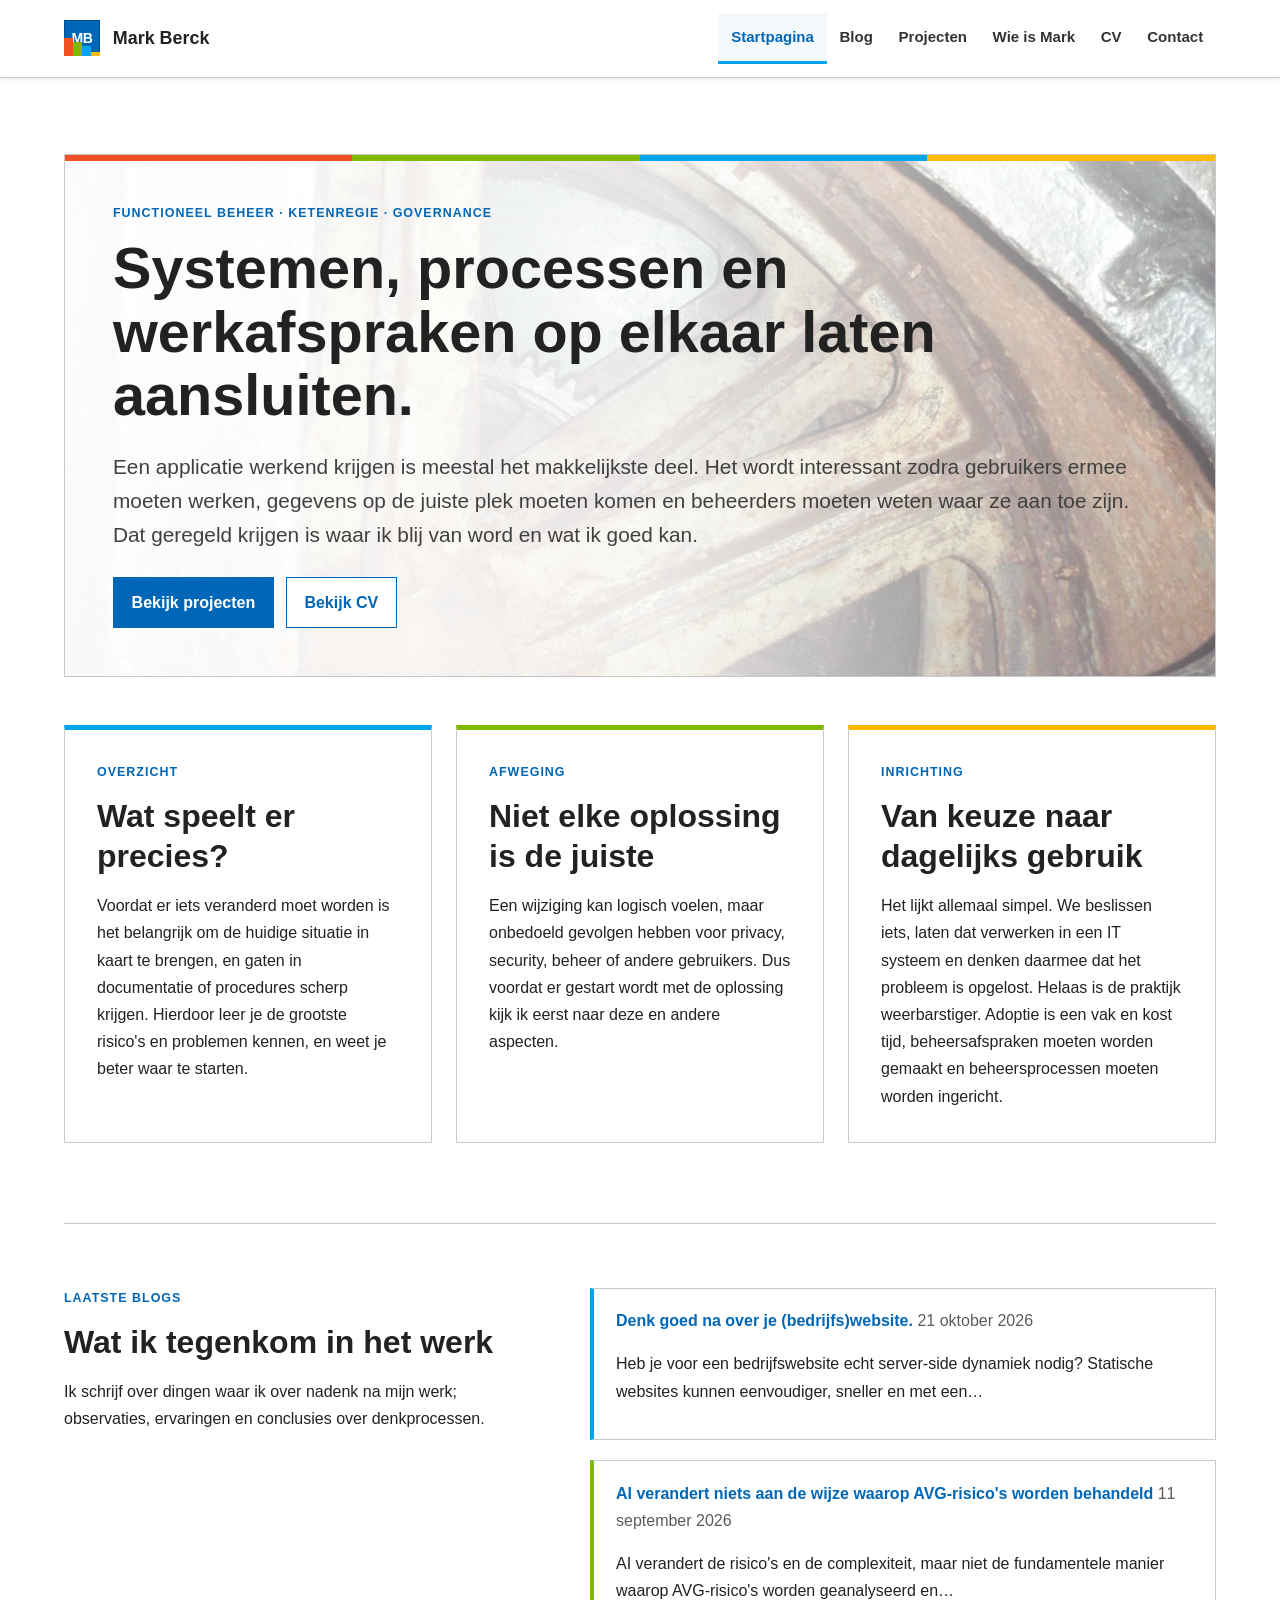
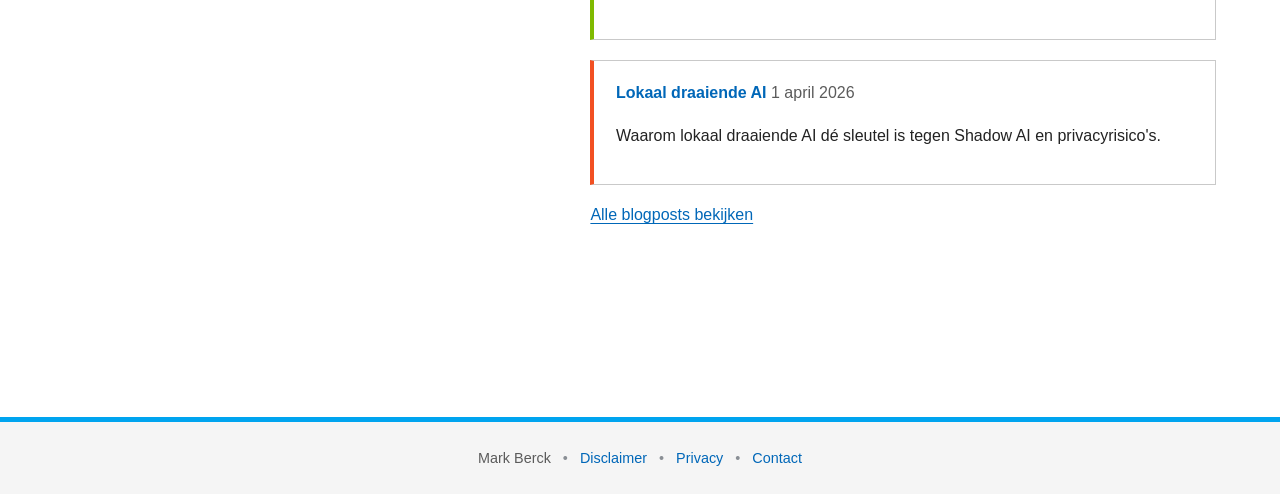
<file: index.html>
<!doctype html>
<html lang="nl">
<head>
  <meta charset="utf-8">
  <meta name="viewport" content="width=device-width, initial-scale=1">
  <title>Mark Berck | Complexiteit werkbaar maken</title>
  <meta name="description" content="Professionele persoonlijke website van Mark Berck over functioneel beheer, ketenregie, DPIA, AI-governance en projecten.">
  <link rel="icon" href="/images/logo.svg?v=1" type="image/svg+xml">
  <link rel="canonical" href="https://markberck.nl/">
  <meta property="og:type" content="website">
  <meta property="og:site_name" content="Mark Berck">
  <meta property="og:title" content="Mark Berck | Complexiteit werkbaar maken">
  <meta property="og:description" content="Professionele persoonlijke website van Mark Berck over functioneel beheer, ketenregie, DPIA, AI-governance en projecten.">
  <meta property="og:url" content="https://markberck.nl/">
  <script type="application/ld+json">
    {
      "@context": "https://schema.org",
      "@type": "Person",
      "name": "Mark Berck",
      "url": "https://markberck.nl/",
      "jobTitle": "Functioneel Beheer & Ketenregisseur",
      "sameAs": ["https://www.linkedin.com/in/markberck/"]
    }
  </script>
  <link rel="stylesheet" href="/css/styles.css?v=12">
  <script defer src="/js/data.js?v=12"></script>
  <script defer src="/js/app.js?v=16"></script>
</head>
<body>
  <a class="skip-link" href="#inhoud">Direct naar inhoud</a>

  <header class="site-header">
    <a class="brand" href="/" data-route="start" aria-label="Naar startpagina">
      <img class="brand-mark" src="/images/logo.svg" alt="" aria-hidden="true">
      <span>Mark Berck</span>
    </a>
    <button class="menu-toggle" type="button" aria-expanded="false" aria-controls="primary-nav">Menu</button>
    <nav id="primary-nav" class="topnav" aria-label="Hoofdnavigatie">
      <a href="/" data-route="start">Startpagina</a>
      <a href="/blog" data-route="blog">Blog</a>
      <a href="/projecten" data-route="projecten">Projecten</a>
      <a href="/wie-is-mark" data-route="wie-is-mark">Wie is Mark</a>
      <a href="/cv" data-route="cv">CV</a>
      <a href="/contact" data-route="contact">Contact</a>
    </nav>
  </header>

  <main id="inhoud" tabindex="-1">
    <div id="route-status" class="visually-hidden" role="status" aria-live="polite" aria-atomic="true"></div>

    <section id="start" class="page active" aria-labelledby="start-title">
      <section class="hero hero-overlay">
        <div class="hero-copy">
          <p class="kicker">Functioneel beheer · Ketenregie · Governance</p>
          <h1 id="start-title">Systemen, processen en werkafspraken op elkaar laten aansluiten.</h1>
          <p class="lead">Een applicatie werkend krijgen is meestal het makkelijkste deel. Het wordt 
             interessant zodra gebruikers ermee moeten werken, gegevens op de juiste plek moeten komen
             en beheerders moeten weten waar ze aan toe zijn. Dat geregeld krijgen is waar ik blij van
             word en wat ik goed kan.</p>
          <div class="actions">
            <a class="button primary" href="/projecten" data-route="projecten">Bekijk projecten</a>
            <a class="button secondary" href="/cv" data-route="cv">Bekijk CV</a>
          </div>
        </div>
      </section>

      <section class="intro-grid" aria-label="Kernpunten">
        <article class="topic-card">
          <p class="kicker">Overzicht</p>
          <h2>Wat speelt er precies?</h2>
          <p>Voordat er iets veranderd moet worden is het belangrijk om de huidige situatie in kaart
             te brengen, en gaten in documentatie of procedures scherp krijgen. Hierdoor leer je de 
             grootste risico's en problemen kennen, en weet je beter waar te starten. 
          </p>
        </article>
        <article class="topic-card">
          <p class="kicker">Afweging</p>
          <h2>Niet elke oplossing is de juiste</h2>
          <p>Een wijziging kan logisch voelen, maar onbedoeld gevolgen hebben voor privacy, security, 
            beheer of andere gebruikers. Dus voordat er gestart wordt met de oplossing kijk ik eerst naar deze en andere aspecten.
        </p>
        </article>
        <article class="topic-card">
          <p class="kicker">Inrichting</p>
          <h2>Van keuze naar dagelijks gebruik</h2>
          <p>Het lijkt allemaal simpel. We beslissen iets, laten dat verwerken in een IT systeem 
            en denken daarmee dat het probleem is opgelost. Helaas is de praktijk weerbarstiger. 
            Adoptie is een vak en kost tijd, beheersafspraken moeten worden gemaakt en beheersprocessen 
            moeten worden ingericht.
        </p>
        </article>
      </section>

      <section class="split-block">
        <div>
          <p class="kicker">Laatste blogs</p>
          <h2>Wat ik tegenkom in het werk</h2>
          <p>Ik schrijf over dingen waar ik over nadenk na mijn werk; 
            observaties, ervaringen en conclusies over denkprocessen.</p>
        </div>
        <div>
          <div id="home-blog-list" class="compact-list"></div>
          <p class="split-block-link"><a href="/blog" data-route="blog">Alle blogposts bekijken</a></p>
        </div>
      </section>
    </section>

    <section id="blog" class="page" aria-labelledby="blog-title">
      <h1 id="blog-title">Blog</h1>
      <p class="lead narrow">Observaties en praktijkervaringen uit functioneel beheer en governance.</p>
      <div id="blog-list" class="blog-list"></div>
    </section>

    <section id="blog-detail" class="page" aria-labelledby="blog-detail-title">
      <article id="blog-detail-content" class="article-detail"></article>
    </section>

    <section id="projecten" class="page" aria-labelledby="projecten-title">
      <h1 id="projecten-title">Persoonlijke Projecten</h1>
      <p class="lead narrow">Deze projecten heb ik gemaakt/uitgewerkt om mijzelf uit te dagen of om mijn denkrichtingen te valideren.</p>
      <div id="project-list" class="project-list"></div>
    </section>

    <section id="cv" class="page" aria-labelledby="cv-title">
      <h1 id="cv-title">CV</h1>
      <p class="lead narrow">Een overzicht van opdrachten en ervaring.</p>
      <p>
        <a class="button secondary" href="/files/CV-Mark-Berck.pdf" download>
          <span class="icon-svg icon-file-pdf" aria-hidden="true"></span> CV downloaden (pdf)
        </a>
      </p>
      <div id="cv-summary" class="summary-strip"></div>
      <div id="cv-list" class="assignment-list"></div>
      <section class="result-panel">
        <h2>Verdere ervaring</h2>
        <div id="summary-experience"></div>
      </section>
      <section class="result-panel">
        <h2>Opleiding en certificeringen</h2>
        <div id="education-certifications"></div>
      </section>
    </section>

    <section id="wie-is-mark" class="page" aria-labelledby="wie-title">
      <h1 id="wie-title">Wie is Mark?</h1>
      <p class="lead narrow">
        Ik ben functioneel beheerder, en ik kom tot mijn recht als nog niet alles goed geregeld is. Afspraken, governance of procedures opstellen/inrichten dat is wat ik goed kan.</p>
      <section class="result-panel readable">
        <h2>Wat ik doe</h2>
        <div id="profile-text"></div>
      </section>
      <section class="skills-layout">
        <article class="result-panel">
          <h2>Wat ik weet</h2>
          <div id="skills-list" class="tag-list"></div>
        </article>
        <article class="result-panel">
          <h2>Wat ik kan</h2>
          <div id="tools-list" class="tag-list"></div>
        </article>
      </section>
    </section>

    <section id="contact" class="page" aria-labelledby="contact-title">
      <h1 id="contact-title">Contact</h1>
      <p class="lead narrow">Wil je sparren over een opdracht of vraagstuk? Neem contact op via LinkedIn of Cavero.</p>
      <section class="contact-grid">
        <article class="result-panel contact-card">
          <h2>Mark Berck</h2>
          <p>Functioneel Beheer & Ketenregie</p>
          <p id="mark-phone"></p>
          <p id="mark-email"></p>
          <p>
            <span class="icon-svg icon-linkedin" aria-hidden="true"></span>
            <a href="https://www.linkedin.com/in/markberck/" target="_blank" rel="noopener noreferrer">LinkedIn-profiel bekijken</a>
          </p>
        </article>
        <article class="result-panel contact-card contact-card-cavero">
          <img class="cavero-logo" src="/images/cavero-logo.png" alt="Cavero logo">
          <p>Voor opdrachten en samenwerking verloopt het contact meestal via Cavero.</p>
          <p id="cavero-phone"></p>
          <p id="cavero-email"></p>
          <p>
            <span class="icon-svg icon-globe" aria-hidden="true"></span>
            <a href="https://cavero.nl" target="_blank" rel="noopener noreferrer">cavero.nl</a>
          </p>
        </article>
      </section>
    </section>

    <section id="disclaimer" class="page readable" aria-labelledby="disclaimer-title">
      <h1 id="disclaimer-title">Disclaimer</h1>
      <p class="lead narrow">Deze website is de persoonlijke website van Mark Berck. Deze website is met behulp van AI ontwikkeld. Alle teksten en inhoud zijn van mijn hand.</p>
      <p>Meningen, standpunten en zienswijzen zijn persoonlijk en vertegenwoordigen niet noodzakelijk de opvattingen van mijn werkgever of opdrachtgevers.</p>
    </section>

    <section id="privacy" class="page readable" aria-labelledby="privacy-title">
      <h1 id="privacy-title">Privacy</h1>

      <p class="lead narrow">
        MarkBerck.nl verzamelt zelf geen persoonsgegevens en gebruikt geen tracking- of analysecookies.
      </p>

      <p>
        Wel wordt er gebruik gemaakt van statistieken door de webserverlogs te analyseren. Deze zijn echter zo ingesteld dat IP-adressen niet volledig worden opgeslagen. Het laatste deel wordt vervangen door #, bijvoorbeeld 192.168.0.##. De logbestanden worden na 7 dagen automatisch verwijderd.
      </p>

      <p>
        MarkBerck.nl laadt geen externe scripts, stylesheets, lettertypen of andere bronnen. Er worden daardoor bij het bezoeken van deze website geen gegevens met externe partijen gedeeld.
      </p>

      <p>
        Wanneer je contact (dit kan alleen via email) opneemt, worden je contactgegevens alleen gebruikt om op je bericht te reageren. Ik verkoop of verstrek deze gegevens niet aan derden, behalve wanneer dat nodig is om aan een wettelijke verplichting te voldoen.
      </p>

      <p>
        De website bevat wel links naar externe diensten, zoals LinkedIn en Cavero. Als je zo'n externe link opent, verlaat je deze website en geldt het privacybeleid van de externe partij.
      </p>

      <p>
        Wil je weten welke gegevens ik van je heb (alleen je mailadres en je naam als je ooit contact hebt gezocht) of wil je gegevens laten aanpassen of verwijderen? Neem dan contact op via <a href="/contact" data-route="contact">de contactpagina</a>.
      </p>
    </section>

    <section id="niet-gevonden" class="page" aria-labelledby="not-found-title">
      <h1 id="not-found-title">Pagina niet gevonden</h1>
      <p class="lead narrow">Deze pagina bestaat niet (meer), of je hebt een verkeerde link gevolgd.</p>
      <a class="button primary" href="/" data-route="start">Naar startpagina</a>
    </section>

  </main>

  <footer class="site-footer">
    <div class="footer-content">
      <span>Mark Berck</span>
      <span class="footer-separator">•</span>
      <a href="/disclaimer" data-route="disclaimer">Disclaimer</a>
      <span class="footer-separator">•</span>
      <a href="/privacy" data-route="privacy">Privacy</a>
      <span class="footer-separator">•</span>
      <a href="/contact" data-route="contact">Contact</a>
    </div>
  </footer>
</body>
</html>
</file>
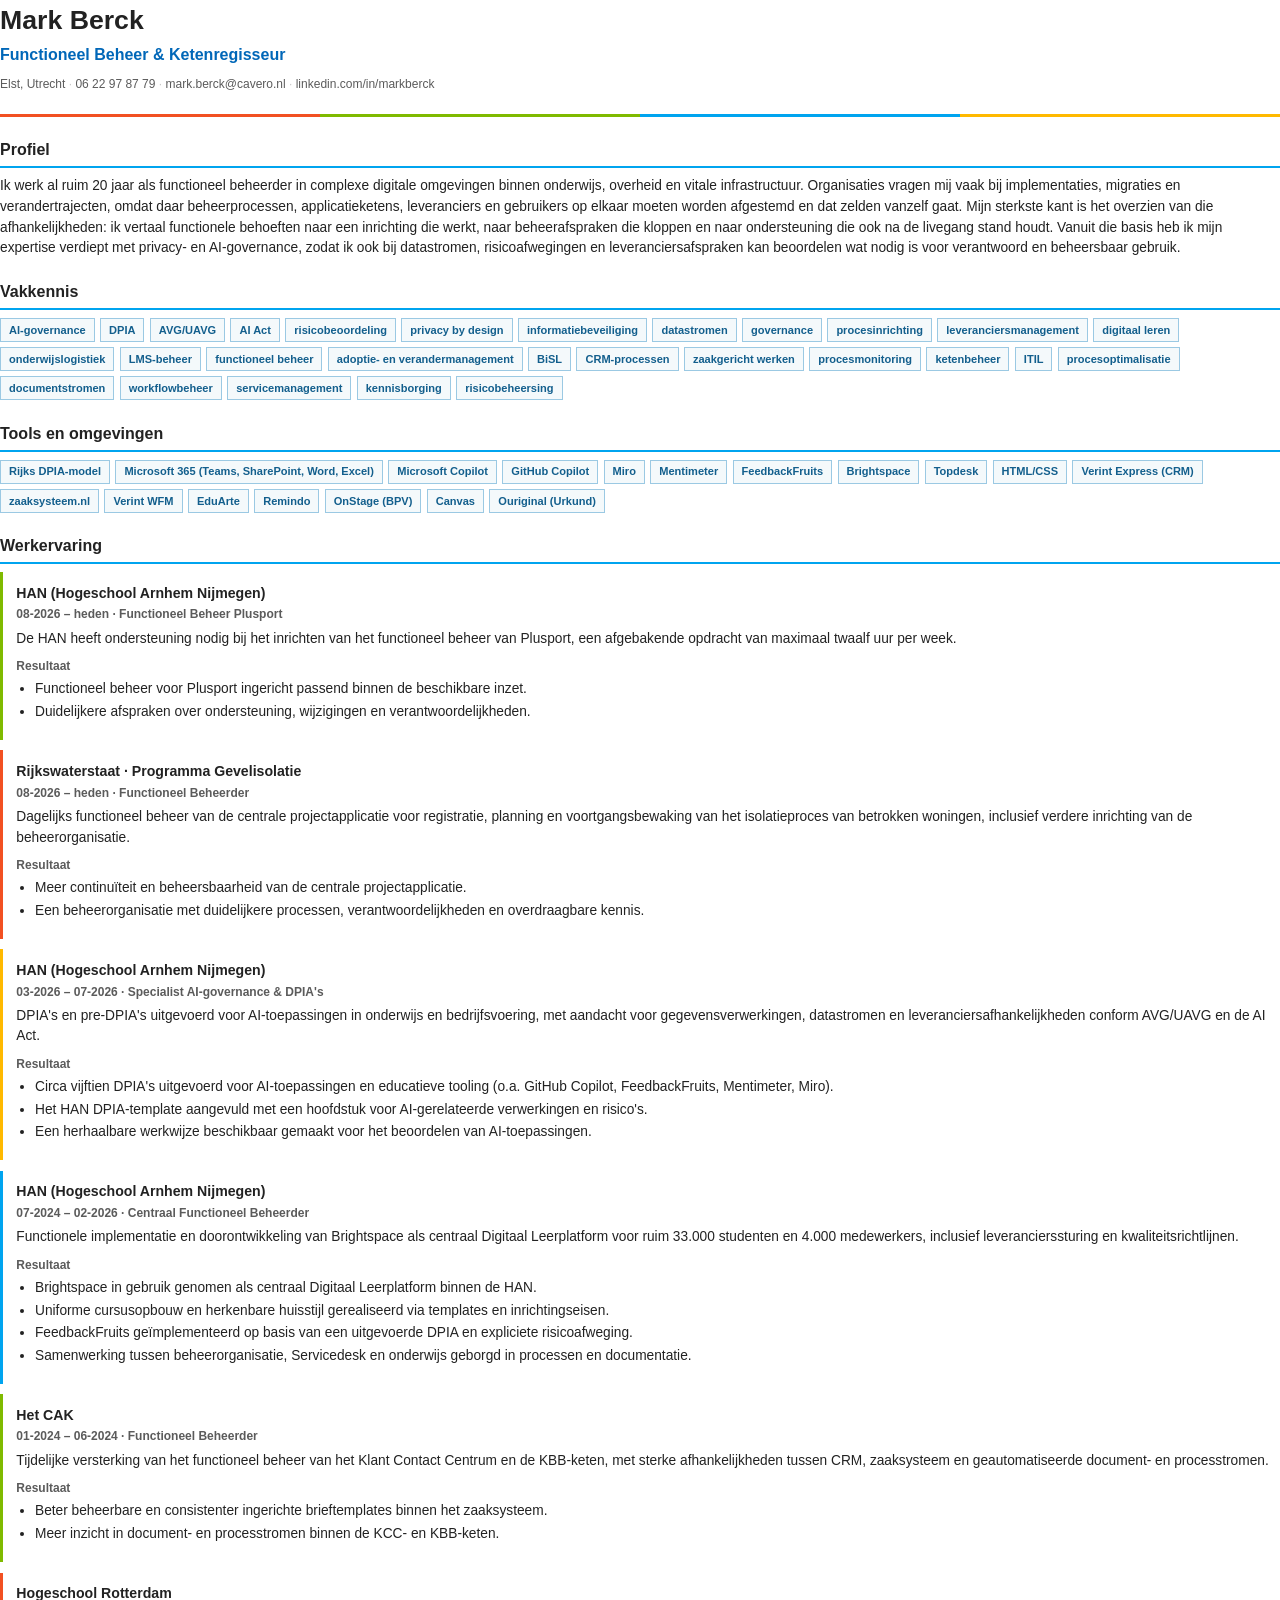
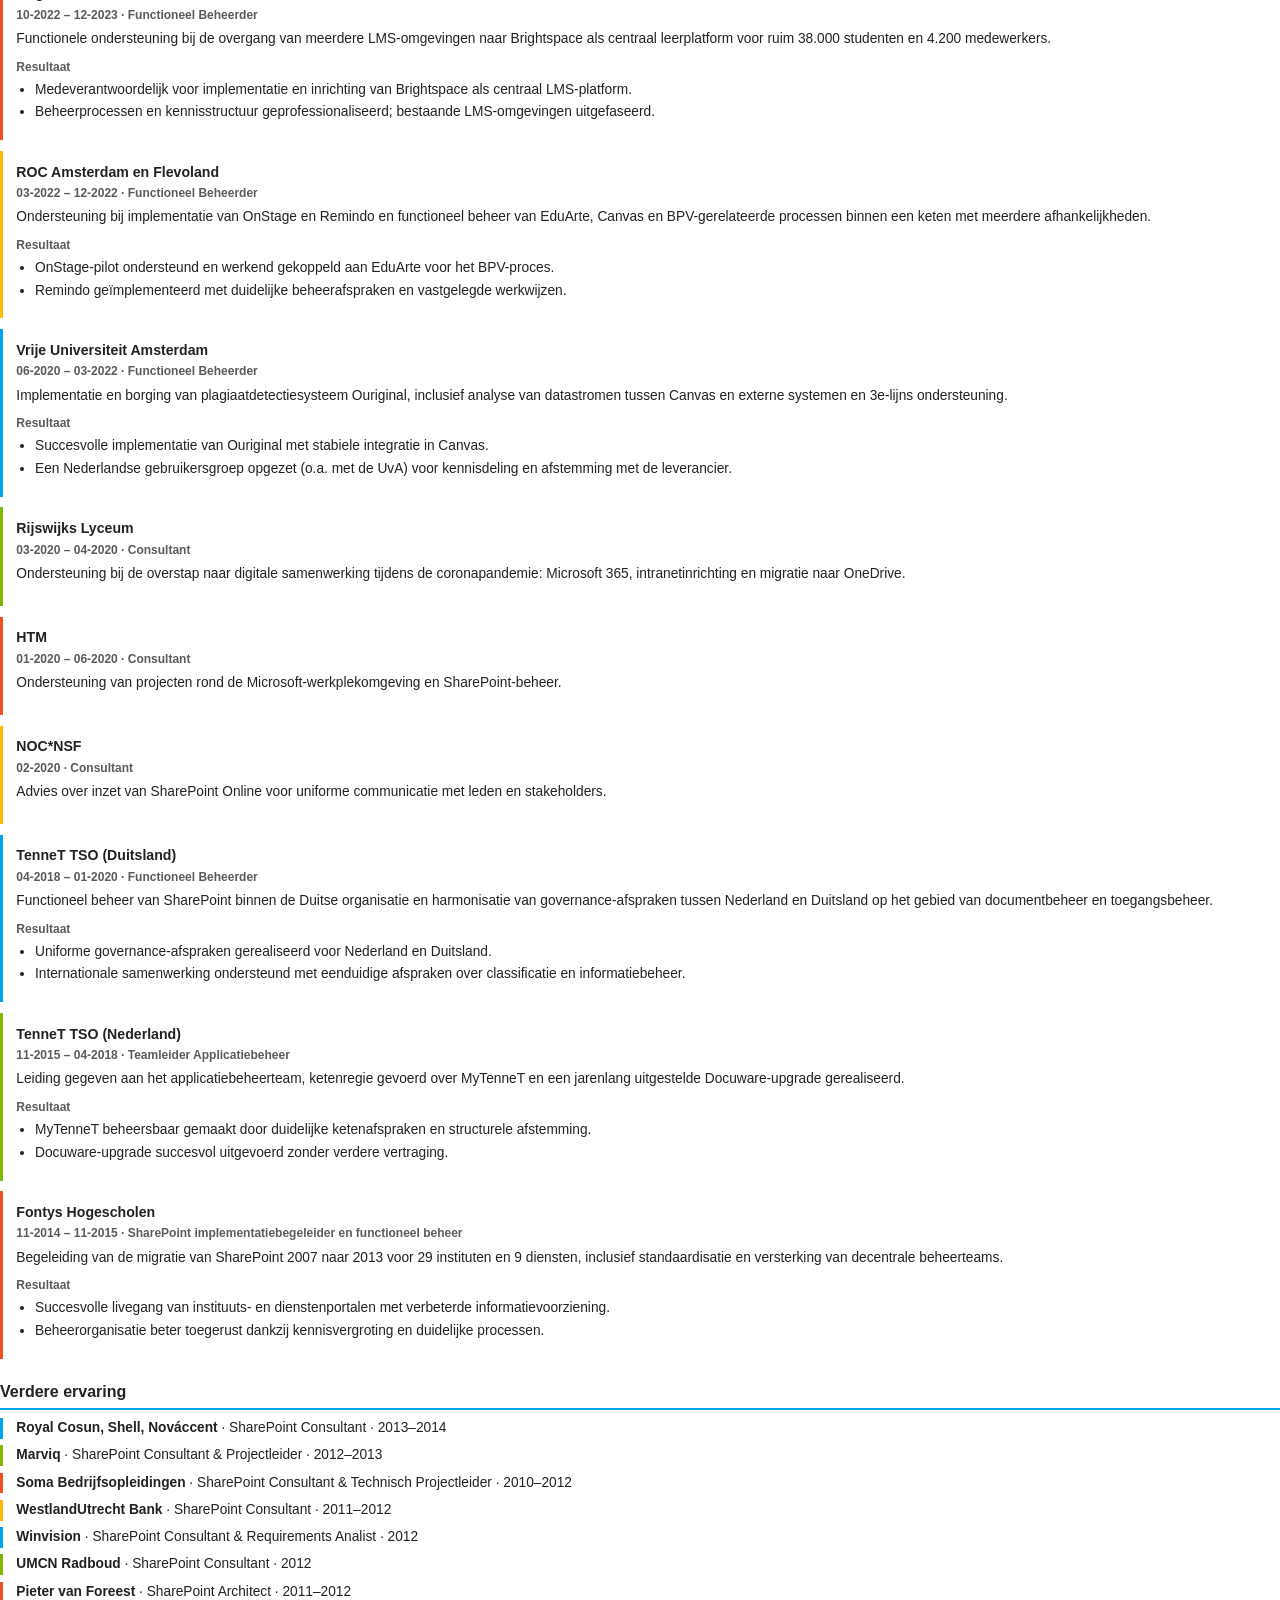
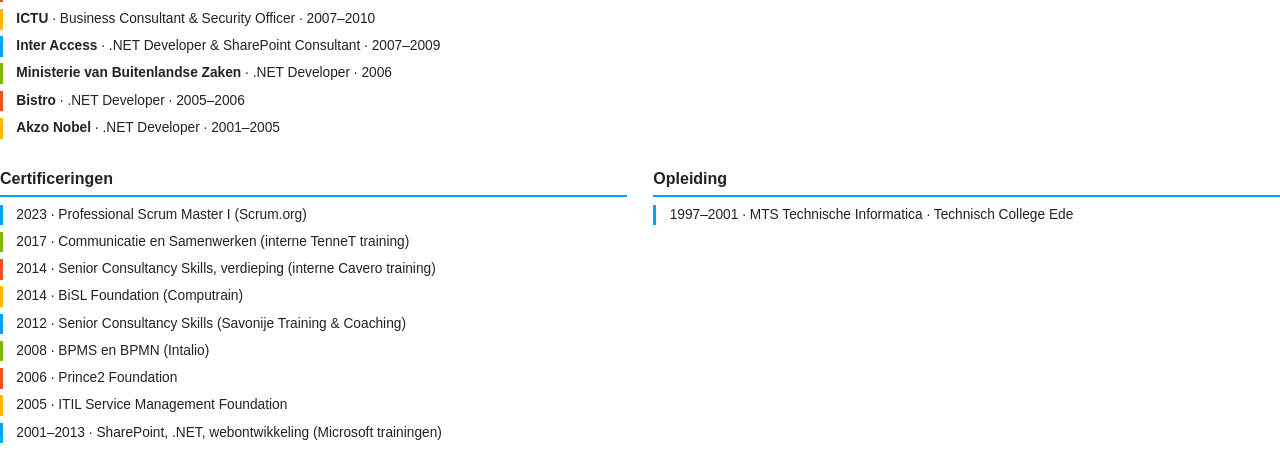
<file: cv-print.html>
<!doctype html>
<html lang="nl">
<head>
<meta charset="utf-8">
<title>CV — Mark Berck</title>
<style>
  :root {
    --color-red: #f25022;
    --color-green: #7fba00;
    --color-blue: #00a4ef;
    --color-yellow: #ffb900;
    --text: #222222;
    --text-muted: #5b5b5b;
    --line: #c9c9c9;
    --focus: #0067b8;
  }

  @page {
    size: A4;
    margin: 16mm 18mm;
  }

  * {
    box-sizing: border-box;
  }

  body {
    margin: 0;
    font-family: Tahoma, Verdana, sans-serif;
    color: var(--text);
    font-size: 10.3pt;
    line-height: 1.5;
  }

  header {
    position: relative;
    padding-bottom: 10pt;
    margin-bottom: 14pt;
    border-bottom: 3px solid var(--focus);
  }

  header::after {
    content: "";
    position: absolute;
    left: 0;
    right: 0;
    bottom: -3px;
    height: 3px;
    background: linear-gradient(90deg, var(--color-red) 0 25%, var(--color-green) 25% 50%, var(--color-blue) 50% 75%, var(--color-yellow) 75%);
  }

  h1 {
    margin: 0 0 2pt;
    font-size: 20pt;
    font-weight: 700;
    color: var(--text);
  }

  .role {
    margin: 0 0 6pt;
    font-size: 12pt;
    font-weight: 600;
    color: var(--focus);
  }

  .contact-line {
    font-size: 9pt;
    color: var(--text-muted);
  }

  .contact-line span + span::before {
    content: "  ·  ";
    color: var(--line);
  }

  h2 {
    font-size: 12pt;
    font-weight: 700;
    color: var(--text);
    margin: 16pt 0 6pt;
    padding-bottom: 3pt;
    border-bottom: 2px solid var(--color-blue);
  }

  section + section h2:first-child {
    margin-top: 16pt;
  }

  p {
    margin: 0 0 6pt;
  }

  .tag-list {
    display: flex;
    flex-wrap: wrap;
    gap: 4pt;
    margin: 4pt 0 0;
  }

  .tag {
    display: inline-block;
    padding: 2pt 6pt;
    background: #f4f9fb;
    border: 1px solid #9bc9e3;
    color: #135f8d;
    font-size: 8.3pt;
    font-weight: 600;
  }

  .assignment {
    padding: 8pt 0 10pt 10pt;
    margin-bottom: 8pt;
    border-left: 3px solid var(--color-blue);
    page-break-inside: avoid;
  }

  .assignment:nth-child(4n+2) { border-left-color: var(--color-green); }
  .assignment:nth-child(4n+3) { border-left-color: var(--color-red); }
  .assignment:nth-child(4n) { border-left-color: var(--color-yellow); }

  .assignment h3 {
    margin: 0;
    font-size: 10.6pt;
    font-weight: 700;
  }

  .meta {
    color: var(--text-muted);
    font-size: 9pt;
    font-weight: 600;
    margin: 1pt 0 4pt;
  }

  .assignment ul {
    margin: 3pt 0 3pt 14pt;
    padding: 0;
  }

  .assignment li {
    margin: 1.5pt 0;
  }

  .assignment h4 {
    margin: 5pt 0 1pt;
    font-size: 9pt;
    font-weight: 700;
    color: var(--text-muted);
  }

  .compact-list {
    margin: 0;
    padding: 0;
    list-style: none;
  }

  .compact-list li {
    margin: 0 0 5pt;
    padding-left: 10pt;
    border-left: 3px solid var(--color-blue);
  }

  .compact-list li:nth-child(4n+2) { border-left-color: var(--color-green); }
  .compact-list li:nth-child(4n+3) { border-left-color: var(--color-red); }
  .compact-list li:nth-child(4n) { border-left-color: var(--color-yellow); }

  .two-column {
    display: grid;
    grid-template-columns: 1fr 1fr;
    gap: 0 20pt;
  }
</style>
</head>
<body>

<header>
  <h1>Mark Berck</h1>
  <p class="role">Functioneel Beheer &amp; Ketenregisseur</p>
  <p class="contact-line">
    <span>Elst, Utrecht</span>
    <span>06 22 97 87 79</span>
    <span>mark.berck@cavero.nl</span>
    <span>linkedin.com/in/markberck</span>
  </p>
</header>

<section>
  <h2>Profiel</h2>
  <p>Ik werk al ruim 20 jaar als functioneel beheerder in complexe digitale omgevingen binnen onderwijs, overheid en vitale infrastructuur. Organisaties vragen mij vaak bij implementaties, migraties en verandertrajecten, omdat daar beheerprocessen, applicatieketens, leveranciers en gebruikers op elkaar moeten worden afgestemd en dat zelden vanzelf gaat. Mijn sterkste kant is het overzien van die afhankelijkheden: ik vertaal functionele behoeften naar een inrichting die werkt, naar beheerafspraken die kloppen en naar ondersteuning die ook na de livegang stand houdt. Vanuit die basis heb ik mijn expertise verdiept met privacy- en AI-governance, zodat ik ook bij datastromen, risicoafwegingen en leveranciersafspraken kan beoordelen wat nodig is voor verantwoord en beheersbaar gebruik.</p>
</section>

<section>
  <h2>Vakkennis</h2>
  <div class="tag-list">
    <span class="tag">AI-governance</span><span class="tag">DPIA</span><span class="tag">AVG/UAVG</span><span class="tag">AI Act</span><span class="tag">risicobeoordeling</span><span class="tag">privacy by design</span><span class="tag">informatiebeveiliging</span><span class="tag">datastromen</span><span class="tag">governance</span><span class="tag">procesinrichting</span><span class="tag">leveranciersmanagement</span><span class="tag">digitaal leren</span><span class="tag">onderwijslogistiek</span><span class="tag">LMS-beheer</span><span class="tag">functioneel beheer</span><span class="tag">adoptie- en verandermanagement</span><span class="tag">BiSL</span><span class="tag">CRM-processen</span><span class="tag">zaakgericht werken</span><span class="tag">procesmonitoring</span><span class="tag">ketenbeheer</span><span class="tag">ITIL</span><span class="tag">procesoptimalisatie</span><span class="tag">documentstromen</span><span class="tag">workflowbeheer</span><span class="tag">servicemanagement</span><span class="tag">kennisborging</span><span class="tag">risicobeheersing</span>
  </div>
</section>

<section>
  <h2>Tools en omgevingen</h2>
  <div class="tag-list">
    <span class="tag">Rijks DPIA-model</span><span class="tag">Microsoft 365 (Teams, SharePoint, Word, Excel)</span><span class="tag">Microsoft Copilot</span><span class="tag">GitHub Copilot</span><span class="tag">Miro</span><span class="tag">Mentimeter</span><span class="tag">FeedbackFruits</span><span class="tag">Brightspace</span><span class="tag">Topdesk</span><span class="tag">HTML/CSS</span><span class="tag">Verint Express (CRM)</span><span class="tag">zaaksysteem.nl</span><span class="tag">Verint WFM</span><span class="tag">EduArte</span><span class="tag">Remindo</span><span class="tag">OnStage (BPV)</span><span class="tag">Canvas</span><span class="tag">Ouriginal (Urkund)</span>
  </div>
</section>

<section>
  <h2>Werkervaring</h2>

  <div class="assignment">
    <h3>HAN (Hogeschool Arnhem Nijmegen)</h3>
    <p class="meta">08-2026 – heden · Functioneel Beheer Plusport</p>
    <p>De HAN heeft ondersteuning nodig bij het inrichten van het functioneel beheer van Plusport, een afgebakende opdracht van maximaal twaalf uur per week.</p>
    <h4>Resultaat</h4>
    <ul>
      <li>Functioneel beheer voor Plusport ingericht passend binnen de beschikbare inzet.</li>
      <li>Duidelijkere afspraken over ondersteuning, wijzigingen en verantwoordelijkheden.</li>
    </ul>
  </div>

  <div class="assignment">
    <h3>Rijkswaterstaat · Programma Gevelisolatie</h3>
    <p class="meta">08-2026 – heden · Functioneel Beheerder</p>
    <p>Dagelijks functioneel beheer van de centrale projectapplicatie voor registratie, planning en voortgangsbewaking van het isolatieproces van betrokken woningen, inclusief verdere inrichting van de beheerorganisatie.</p>
    <h4>Resultaat</h4>
    <ul>
      <li>Meer continuïteit en beheersbaarheid van de centrale projectapplicatie.</li>
      <li>Een beheerorganisatie met duidelijkere processen, verantwoordelijkheden en overdraagbare kennis.</li>
    </ul>
  </div>

  <div class="assignment">
    <h3>HAN (Hogeschool Arnhem Nijmegen)</h3>
    <p class="meta">03-2026 – 07-2026 · Specialist AI-governance &amp; DPIA's</p>
    <p>DPIA's en pre-DPIA's uitgevoerd voor AI-toepassingen in onderwijs en bedrijfsvoering, met aandacht voor gegevensverwerkingen, datastromen en leveranciersafhankelijkheden conform AVG/UAVG en de AI Act.</p>
    <h4>Resultaat</h4>
    <ul>
      <li>Circa vijftien DPIA's uitgevoerd voor AI-toepassingen en educatieve tooling (o.a. GitHub Copilot, FeedbackFruits, Mentimeter, Miro).</li>
      <li>Het HAN DPIA-template aangevuld met een hoofdstuk voor AI-gerelateerde verwerkingen en risico's.</li>
      <li>Een herhaalbare werkwijze beschikbaar gemaakt voor het beoordelen van AI-toepassingen.</li>
    </ul>
  </div>

  <div class="assignment">
    <h3>HAN (Hogeschool Arnhem Nijmegen)</h3>
    <p class="meta">07-2024 – 02-2026 · Centraal Functioneel Beheerder</p>
    <p>Functionele implementatie en doorontwikkeling van Brightspace als centraal Digitaal Leerplatform voor ruim 33.000 studenten en 4.000 medewerkers, inclusief leveranciers­sturing en kwaliteitsrichtlijnen.</p>
    <h4>Resultaat</h4>
    <ul>
      <li>Brightspace in gebruik genomen als centraal Digitaal Leerplatform binnen de HAN.</li>
      <li>Uniforme cursusopbouw en herkenbare huisstijl gerealiseerd via templates en inrichtingseisen.</li>
      <li>FeedbackFruits geïmplementeerd op basis van een uitgevoerde DPIA en expliciete risicoafweging.</li>
      <li>Samenwerking tussen beheerorganisatie, Servicedesk en onderwijs geborgd in processen en documentatie.</li>
    </ul>
  </div>

  <div class="assignment">
    <h3>Het CAK</h3>
    <p class="meta">01-2024 – 06-2024 · Functioneel Beheerder</p>
    <p>Tijdelijke versterking van het functioneel beheer van het Klant Contact Centrum en de KBB-keten, met sterke afhankelijkheden tussen CRM, zaaksysteem en geautomatiseerde document- en processtromen.</p>
    <h4>Resultaat</h4>
    <ul>
      <li>Beter beheerbare en consistenter ingerichte brieftemplates binnen het zaaksysteem.</li>
      <li>Meer inzicht in document- en processtromen binnen de KCC- en KBB-keten.</li>
    </ul>
  </div>

  <div class="assignment">
    <h3>Hogeschool Rotterdam</h3>
    <p class="meta">10-2022 – 12-2023 · Functioneel Beheerder</p>
    <p>Functionele ondersteuning bij de overgang van meerdere LMS-omgevingen naar Brightspace als centraal leerplatform voor ruim 38.000 studenten en 4.200 medewerkers.</p>
    <h4>Resultaat</h4>
    <ul>
      <li>Medeverantwoordelijk voor implementatie en inrichting van Brightspace als centraal LMS-platform.</li>
      <li>Beheerprocessen en kennisstructuur geprofessionaliseerd; bestaande LMS-omgevingen uitgefaseerd.</li>
    </ul>
  </div>

  <div class="assignment">
    <h3>ROC Amsterdam en Flevoland</h3>
    <p class="meta">03-2022 – 12-2022 · Functioneel Beheerder</p>
    <p>Ondersteuning bij implementatie van OnStage en Remindo en functioneel beheer van EduArte, Canvas en BPV-gerelateerde processen binnen een keten met meerdere afhankelijkheden.</p>
    <h4>Resultaat</h4>
    <ul>
      <li>OnStage-pilot ondersteund en werkend gekoppeld aan EduArte voor het BPV-proces.</li>
      <li>Remindo geïmplementeerd met duidelijke beheerafspraken en vastgelegde werkwijzen.</li>
    </ul>
  </div>

  <div class="assignment">
    <h3>Vrije Universiteit Amsterdam</h3>
    <p class="meta">06-2020 – 03-2022 · Functioneel Beheerder</p>
    <p>Implementatie en borging van plagiaatdetectiesysteem Ouriginal, inclusief analyse van datastromen tussen Canvas en externe systemen en 3e-lijns ondersteuning.</p>
    <h4>Resultaat</h4>
    <ul>
      <li>Succesvolle implementatie van Ouriginal met stabiele integratie in Canvas.</li>
      <li>Een Nederlandse gebruikersgroep opgezet (o.a. met de UvA) voor kennisdeling en afstemming met de leverancier.</li>
    </ul>
  </div>

  <div class="assignment">
    <h3>Rijswijks Lyceum</h3>
    <p class="meta">03-2020 – 04-2020 · Consultant</p>
    <p>Ondersteuning bij de overstap naar digitale samenwerking tijdens de coronapandemie: Microsoft 365, intranetinrichting en migratie naar OneDrive.</p>
  </div>

  <div class="assignment">
    <h3>HTM</h3>
    <p class="meta">01-2020 – 06-2020 · Consultant</p>
    <p>Ondersteuning van projecten rond de Microsoft-werkplekomgeving en SharePoint-beheer.</p>
  </div>

  <div class="assignment">
    <h3>NOC*NSF</h3>
    <p class="meta">02-2020 · Consultant</p>
    <p>Advies over inzet van SharePoint Online voor uniforme communicatie met leden en stakeholders.</p>
  </div>

  <div class="assignment">
    <h3>TenneT TSO (Duitsland)</h3>
    <p class="meta">04-2018 – 01-2020 · Functioneel Beheerder</p>
    <p>Functioneel beheer van SharePoint binnen de Duitse organisatie en harmonisatie van governance-afspraken tussen Nederland en Duitsland op het gebied van documentbeheer en toegangsbeheer.</p>
    <h4>Resultaat</h4>
    <ul>
      <li>Uniforme governance-afspraken gerealiseerd voor Nederland en Duitsland.</li>
      <li>Internationale samenwerking ondersteund met eenduidige afspraken over classificatie en informatiebeheer.</li>
    </ul>
  </div>

  <div class="assignment">
    <h3>TenneT TSO (Nederland)</h3>
    <p class="meta">11-2015 – 04-2018 · Teamleider Applicatiebeheer</p>
    <p>Leiding gegeven aan het applicatiebeheerteam, ketenregie gevoerd over MyTenneT en een jarenlang uitgestelde Docuware-upgrade gerealiseerd.</p>
    <h4>Resultaat</h4>
    <ul>
      <li>MyTenneT beheersbaar gemaakt door duidelijke ketenafspraken en structurele afstemming.</li>
      <li>Docuware-upgrade succesvol uitgevoerd zonder verdere vertraging.</li>
    </ul>
  </div>

  <div class="assignment">
    <h3>Fontys Hogescholen</h3>
    <p class="meta">11-2014 – 11-2015 · SharePoint implementatiebegeleider en functioneel beheer</p>
    <p>Begeleiding van de migratie van SharePoint 2007 naar 2013 voor 29 instituten en 9 diensten, inclusief standaardisatie en versterking van decentrale beheerteams.</p>
    <h4>Resultaat</h4>
    <ul>
      <li>Succesvolle livegang van instituuts- en dienstenportalen met verbeterde informatievoorziening.</li>
      <li>Beheerorganisatie beter toegerust dankzij kennisvergroting en duidelijke processen.</li>
    </ul>
  </div>
</section>

<section>
  <h2>Verdere ervaring</h2>
  <ul class="compact-list">
    <li><strong>Royal Cosun, Shell, Nováccent</strong> · SharePoint Consultant · 2013–2014</li>
    <li><strong>Marviq</strong> · SharePoint Consultant &amp; Projectleider · 2012–2013</li>
    <li><strong>Soma Bedrijfsopleidingen</strong> · SharePoint Consultant &amp; Technisch Projectleider · 2010–2012</li>
    <li><strong>WestlandUtrecht Bank</strong> · SharePoint Consultant · 2011–2012</li>
    <li><strong>Winvision</strong> · SharePoint Consultant &amp; Requirements Analist · 2012</li>
    <li><strong>UMCN Radboud</strong> · SharePoint Consultant · 2012</li>
    <li><strong>Pieter van Foreest</strong> · SharePoint Architect · 2011–2012</li>
    <li><strong>ICTU</strong> · Business Consultant &amp; Security Officer · 2007–2010</li>
    <li><strong>Inter Access</strong> · .NET Developer &amp; SharePoint Consultant · 2007–2009</li>
    <li><strong>Ministerie van Buitenlandse Zaken</strong> · .NET Developer · 2006</li>
    <li><strong>Bistro</strong> · .NET Developer · 2005–2006</li>
    <li><strong>Akzo Nobel</strong> · .NET Developer · 2001–2005</li>
  </ul>
</section>

<div class="two-column">
  <section>
    <h2>Certificeringen</h2>
    <ul class="compact-list">
      <li>2023 · Professional Scrum Master I (Scrum.org)</li>
      <li>2017 · Communicatie en Samenwerken (interne TenneT training)</li>
      <li>2014 · Senior Consultancy Skills, verdieping (interne Cavero training)</li>
      <li>2014 · BiSL Foundation (Computrain)</li>
      <li>2012 · Senior Consultancy Skills (Savonije Training &amp; Coaching)</li>
      <li>2008 · BPMS en BPMN (Intalio)</li>
      <li>2006 · Prince2 Foundation</li>
      <li>2005 · ITIL Service Management Foundation</li>
      <li>2001–2013 · SharePoint, .NET, webontwikkeling (Microsoft trainingen)</li>
    </ul>
  </section>

  <section>
    <h2>Opleiding</h2>
    <ul class="compact-list">
      <li>1997–2001 · MTS Technische Informatica · Technisch College Ede</li>
    </ul>
  </section>
</div>

</body>
</html>
</file>
<file: css/styles.css>
/*
  Code-principe: deze stylesheet moet altijd leesbaar blijven voor mensen.
  Geen minificatie, geen samengevoegde eenregelige selectors — nette
  meerregelige blokken met inspringing, ook bij toekomstige aanpassingen.
*/

:root {
  --color-red: #f25022;
  --color-green: #7fba00;
  --color-blue: #00a4ef;
  --color-yellow: #ffb900;
  --color-purple: #7b2c8e;
  --text: #222222;
  --text-muted: #5b5b5b;
  --line: #c9c9c9;
  --soft-line: #e6e6e6;
  --pale-blue: #eef8fd;
  --focus: #0067b8;
  --font-body: Tahoma, Verdana, sans-serif;
  --font-heading:Tahoma, Verdana, sans-serif;
  --nav-offset: 5rem;
}

* {
  box-sizing: border-box;
}

html {
  scroll-behavior: smooth;
  scroll-padding-top: var(--nav-offset);
}

body {
  margin: 0;
  min-height: 100vh;
  display: flex;
  flex-direction: column;
  background: #fff;
  color: var(--text);
  font-family: var(--font-body);
  font-size: 16px;
  line-height: 1.7;
}

a {
  color: var(--focus);
  text-decoration-thickness: 1px;
  text-underline-offset: .18em;
}

a:hover {
  color: #004f91;
}

a[target="_blank"]::after {
  content: " ↗";
  display: inline-block;
  font-size: .9em;
  opacity: .75;
}

a:focus-visible,
button:focus-visible,
summary:focus-visible {
  outline: 3px solid var(--color-yellow);
  outline-offset: 3px;
}

.visually-hidden {
  position: absolute;
  width: 1px;
  height: 1px;
  padding: 0;
  margin: -1px;
  overflow: hidden;
  clip: rect(0, 0, 0, 0);
  white-space: nowrap;
  border: 0;
}

.skip-link {
  position: absolute;
  left: 1rem;
  top: -5rem;
  background: var(--focus);
  color: #fff;
  padding: .7rem 1rem;
  font-weight: 700;
  z-index: 10;
}

.skip-link:focus {
  top: 1rem;
}

/* Header en navigatie */

.site-header {
  position: sticky;
  top: 0;
  z-index: 9;
  display: flex;
  justify-content: space-between;
  align-items: center;
  gap: 2rem;
  min-height: 72px;
  padding: .8rem clamp(1.25rem, 5vw, 5rem);
  background: #fff;
  border-bottom: 1px solid var(--line);
  box-shadow: 0 2px 6px rgba(0, 0, 0, .08);
}

.brand {
  display: flex;
  align-items: center;
  gap: .8rem;
  color: var(--text);
  font-size: 1.12rem;
  font-weight: 700;
  text-decoration: none;
}

.brand-mark {
  display: block;
  width: 36px;
  height: 36px;
}

.menu-toggle {
  display: none;
  border: 1px solid #777;
  background: #fff;
  color: var(--text);
  font-family: var(--font-body);
  font-weight: 700;
  padding: .55rem .75rem;
  cursor: pointer;
}

.topnav {
  display: flex;
  gap: 0;
  flex-wrap: wrap;
}

.topnav a {
  color: #333;
  text-decoration: none;
  font-size: .94rem;
  font-weight: 600;
  padding: .7rem .8rem;
  border: 0;
  border-bottom: 3px solid transparent;
}

.topnav a.active,
.topnav a:hover {
  color: var(--focus);
  background: #f4f9fb;
  border-color: var(--color-blue);
}

.topnav a:nth-child(4n+2).active,
.topnav a:nth-child(4n+2):hover {
  color: #5d8a00;
  background: #f4f9ee;
  border-color: var(--color-green);
}

.topnav a:nth-child(4n+3).active,
.topnav a:nth-child(4n+3):hover {
  color: #b63514;
  background: #fdf1ee;
  border-color: var(--color-red);
}

.topnav a:nth-child(4n).active,
.topnav a:nth-child(4n):hover {
  color: #8a6400;
  background: #fdf8e8;
  border-color: var(--color-yellow);
}

/* Layout */

main {
  flex: 1;
  padding: clamp(2.5rem, 6vw, 6rem) clamp(1.25rem, 5vw, 5rem);
}

.page {
  display: none;
  max-width: 1240px;
  margin: 0 auto;
}

.page.active {
  display: block;
  animation: page-in .28s ease-out;
}

@keyframes page-in {
  from {
    opacity: 0;
    transform: translateY(6px);
  }
  to {
    opacity: 1;
    transform: translateY(0);
  }
}

/* Typografie */

h1,
h2,
h3 {
  font-family: var(--font-heading);
  color: var(--text);
  font-weight: 600;
  letter-spacing: 0;
  margin: 0 0 .8rem;
}

h1 {
  font-size: clamp(2.25rem, 5vw, 4.35rem);
  line-height: 1.1;
  margin: 0 0 1.4rem;
}

h2 {
  font-size: clamp(1.4rem, 2.5vw, 2rem);
  line-height: 1.25;
}

h3 {
  font-size: 1.15rem;
  line-height: 1.3;
  margin-bottom: .35rem;
}

.kicker {
  text-transform: uppercase;
  color: var(--focus);
  font-size: .78rem;
  font-weight: 700;
  letter-spacing: .08em;
  margin: 0 0 .8rem;
}

.lead {
  color: #404040;
  font-size: clamp(1.08rem, 1.8vw, 1.3rem);
  line-height: 1.65;
  max-width: 780px;
}

.narrow {
  max-width: 800px;
}

.readable {
  max-width: 880px;
}

/* Hero */

.hero-overlay {
  position: relative;
  display: flex;
  align-items: center;
  min-height: min(48vh, 460px);
  padding: clamp(2rem, 4vw, 3rem);
  overflow: hidden;
  background-color: #f7fcff;
  background-image:
    linear-gradient(90deg, rgba(255, 255, 255, .97) 0%, rgba(255, 255, 255, .87) 52%, rgba(255, 255, 255, .35) 100%),
    url("../images/hero-illustratie.webp");
  background-position: center;
  background-size: cover;
  border: 1px solid var(--line);
}

.hero-overlay::before {
  content: "";
  position: absolute;
  top: 0;
  left: 0;
  width: 100%;
  height: 6px;
  background: linear-gradient(90deg, var(--color-red) 0 25%, var(--color-green) 25% 50%, var(--color-blue) 50% 75%, var(--color-yellow) 75%);
}

.hero-copy {
  position: relative;
  width: 100%;
  text-align: left;
}

.hero-copy h1 {
  font-size: clamp(2.5rem, 4.5vw, 4.2rem);
}

.hero-copy .lead {
  max-width: none;
}

/* Knoppen */

.actions {
  display: flex;
  gap: .75rem;
  flex-wrap: wrap;
  margin-top: 1.5rem;
  justify-content: flex-start;
}

.button {
  min-height: 44px;
  padding: .7rem 1.1rem;
  border: 1px solid var(--focus);
  font-family: var(--font-body);
  font-weight: 700;
  cursor: pointer;
  text-decoration: none;
  display: inline-flex;
  align-items: center;
  justify-content: center;
  background: #fff;
  color: var(--text);
  transition: background-color .18s ease, color .18s ease, border-color .18s ease;
}

.primary {
  background: var(--focus);
  border-color: var(--focus);
  color: #fff;
}

.secondary {
  color: var(--focus);
  border-color: var(--focus);
}

.button:hover,
.button:focus,
.menu-toggle:hover,
.menu-toggle:focus {
  border-color: var(--focus);
}

.button.primary:hover,
.button.primary:focus {
  background: #004f91;
  border-color: #004f91;
  color: #fff;
}

.button.secondary:hover,
.button.secondary:focus {
  background: var(--pale-blue);
  border-color: #004f91;
  color: #004f91;
}

/* Kaarten en panelen */

.result-panel,
.topic-card,
.assignment-card,
.blog-card,
.project-card,
.compact-item,
.contact-card {
  padding: clamp(1.35rem, 2.5vw, 2rem);
  background: #fff;
  border: 1px solid var(--line);
}

.intro-grid {
  display: grid;
  grid-template-columns: repeat(3, minmax(0, 1fr));
  gap: 1.5rem;
  margin-top: 3rem;
}

.topic-card {
  border-top: 5px solid var(--color-blue);
}

.topic-card:nth-child(2) {
  border-top-color: var(--color-green);
}

.topic-card:nth-child(3) {
  border-top-color: var(--color-yellow);
}

.topic-card:hover {
  border-top-color: #8f8f8f;
}

.topic-card p:last-child,
.compact-item:last-child {
  margin-bottom: 0;
}

.split-block {
  display: grid;
  grid-template-columns: minmax(0, .85fr) minmax(0, 1.15fr);
  gap: clamp(2rem, 5vw, 5rem);
  margin-top: 5rem;
  padding-top: 4rem;
  border-top: 1px solid var(--line);
  align-items: start;
}

.compact-list {
  display: grid;
  gap: 1.25rem;
}

.split-block-link {
  margin-top: 1rem;
}

.compact-item {
  padding: 1.15rem 1.35rem;
  border-left: 4px solid var(--color-blue);
}

.compact-item:nth-child(2) {
  border-left-color: var(--color-green);
}

.compact-item:nth-child(3) {
  border-left-color: var(--color-red);
}

.compact-item:hover {
  border-left-color: #8f8f8f;
}

.compact-item a {
  color: var(--focus);
  font-weight: 700;
  text-decoration: none;
}

.compact-item time,
.blog-meta,
.assignment-meta,
.project-meta {
  color: var(--text-muted);
  font-weight: 500;
  margin: 0 0 .6rem;
}

.blog-list,
.project-list,
.assignment-list {
  display: grid;
  gap: 1.25rem;
  margin-top: 3rem;
}

.blog-card {
  display: grid;
  grid-template-columns: 190px minmax(0, 1fr);
  gap: 2rem;
  align-items: start;
}

.project-card {
  display: grid;
  grid-template-columns: 250px minmax(0, 1fr);
  gap: 2rem;
}

.blog-card:hover,
.project-card:hover {
  border-color: #8f8f8f;
}

.blog-thumb,
.project-thumb {
  border: 1px solid var(--line);
  background-color: var(--pale-blue);
  background-image: linear-gradient(90deg, rgba(0, 164, 239, .08), rgba(255, 185, 0, .08)), url("../images/hero-illustratie.webp");
  background-size: cover;
  background-position: center;
  height: 160px;
}

.blog-card h2,
.project-card h2 {
  margin-top: 0;
}

.blog-card h2 a {
  color: var(--text);
  text-decoration-color: var(--color-blue);
}

.article-detail {
  max-width: 980px;
}

.article-detail h1 {
  max-width: 900px;
  font-size: clamp(2rem, 4vw, 3.35rem);
  line-height: 1.12;
}

.article-hero {
  margin: 2rem 0 2.5rem;
  border: 1px solid var(--line);
  background: var(--pale-blue);
}

.article-hero img {
  display: block;
  width: 100%;
  max-height: 340px;
  object-fit: cover;
}

.article-detail p {
  max-width: 760px;
  font-size: 1.06rem;
}

.tag-list {
  display: flex;
  flex-wrap: wrap;
  gap: .55rem;
  margin-top: .7rem;
}

.tag,
.summary-pill {
  display: inline-flex;
  padding: .35rem .65rem;
  background: #f4f9fb;
  border: 1px solid #9bc9e3;
  color: #135f8d;
  font-size: .9rem;
  font-weight: 600;
}

.assignment-card {
  border-left: 5px solid var(--color-blue);
}

.assignment-card:nth-child(4n+2) {
  border-left-color: var(--color-green);
}

.assignment-card:nth-child(4n+3) {
  border-left-color: var(--color-red);
}

.assignment-card:nth-child(4n) {
  border-left-color: var(--color-yellow);
}

.assignment-card:nth-child(4n+2) .kicker,
.assignment-card:nth-child(4n+2) summary {
  color: #5d8a00;
}

.assignment-card:nth-child(4n+3) .kicker,
.assignment-card:nth-child(4n+3) summary {
  color: #b63514;
}

.assignment-card:nth-child(4n) .kicker,
.assignment-card:nth-child(4n) summary {
  color: #8a6400;
}

.assignment-card:hover {
  border-left-color: #8f8f8f;
}

.assignment-card details {
  margin-top: .75rem;
  border-top: 1px solid var(--soft-line);
  padding-top: 1rem;
}

.assignment-card summary {
  cursor: pointer;
  color: var(--focus);
  font-weight: 700;
}

.clean-list {
  padding-left: 1.1rem;
}

.clean-list li {
  margin: .6rem 0;
}

.summary-strip {
  display: flex;
  flex-wrap: wrap;
  gap: .65rem;
  margin: 2rem 0;
}

.skills-layout,
.contact-grid {
  display: grid;
  grid-template-columns: repeat(2, minmax(0, 1fr));
  gap: 1.5rem;
  margin-top: 2.5rem;
}

.result-panel {
  margin-top: 2.5rem;
}

.result-panel h2 {
  padding-bottom: .75rem;
  border-bottom: 3px solid var(--color-blue);
}

.skills-layout .result-panel {
  margin-top: 0;
}

.skills-layout .result-panel:nth-child(2) h2 {
  border-bottom-color: var(--color-green);
}

/* Contactkaarten */

.contact-card {
  position: relative;
  overflow: hidden;
  border-top: 5px solid var(--color-green);
  transition: transform .15s ease, box-shadow .15s ease, border-color .15s ease;
}

.contact-card h2 {
  color: #5d8a00;
  border-bottom: 0;
  padding-bottom: 0;
}

.contact-card a {
  color: #5d8a00;
  font-weight: 700;
}

.contact-card .icon-svg {
  color: #5d8a00;
  margin-right: .35rem;
}

.icon-svg {
  display: inline-block;
  width: 1.25em;
  height: 1.25em;
  vertical-align: -.25em;
  color: currentColor;
  background-color: currentColor;
  background-position: center;
  background-repeat: no-repeat;
  background-size: contain;
  mask-position: center;
  mask-repeat: no-repeat;
  mask-size: contain;
  -webkit-mask-position: center;
  -webkit-mask-repeat: no-repeat;
  -webkit-mask-size: contain;
}

.icon-file-pdf {
  mask-image: url("/images/icon-file-pdf.svg");
  -webkit-mask-image: url("/images/icon-file-pdf.svg");
}

.icon-linkedin {
  mask-image: url("/images/icon-linkedin.svg");
  -webkit-mask-image: url("/images/icon-linkedin.svg");
}

.icon-globe {
  mask-image: url("/images/icon-globe.svg");
  -webkit-mask-image: url("/images/icon-globe.svg");
}

.icon-phone {
  mask-image: url("/images/icon-phone.svg");
  -webkit-mask-image: url("/images/icon-phone.svg");
}

.icon-envelope {
  mask-image: url("/images/icon-envelope.svg");
  -webkit-mask-image: url("/images/icon-envelope.svg");
}

.contact-card:hover {
  transform: translateY(-3px);
  box-shadow: 0 10px 20px rgba(0, 0, 0, .1);
  border-color: #8f8f8f;
}

.contact-card::after {
  content: "";
  position: absolute;
  left: 0;
  right: 0;
  bottom: 0;
  height: 4px;
  background: linear-gradient(90deg, var(--color-red) 0 25%, var(--color-green) 25% 50%, var(--color-blue) 50% 75%, var(--color-yellow) 75%);
}

.contact-card-cavero {
  border-top-color: var(--color-purple);
}

.contact-card-cavero a,
.contact-card-cavero .icon-svg {
  color: var(--color-purple);
}

.article-detail img {
  display: block;
  max-width: 100%;
  height: auto;
  margin: 1.5rem 0;
}

.article-detail pre {
  overflow-x: auto;
  margin: 1.5rem 0;
  padding: 1rem;
  background: #1f2933;
  color: #f5f7fa;
  border-left: 4px solid var(--color-blue);
  line-height: 1.5;
}

.article-detail pre code {
  color: inherit;
}

.article-detail blockquote {
  margin: 1.5rem 0;
  padding: .75rem 1rem;
  border-left: 4px solid var(--color-yellow);
  background: #fdf8e8;
}

.article-detail ul,
.article-detail ol {
  padding-left: 1.5rem;
}

.cavero-logo {
  display: block;
  height: 34px;
  width: auto;
  margin-bottom: 1rem;
}

/* Footer */

.site-footer {
  margin-top: 6rem;
  background: #f5f5f5;
  border-top: 5px solid var(--color-blue);
}

.footer-content {
  max-width: 1240px;
  margin: 0 auto;
  padding: 1.5rem clamp(1.25rem, 5vw, 5rem);
  display: flex;
  flex-wrap: wrap;
  justify-content: center;
  align-items: center;
  gap: .75rem;
  color: var(--text-muted);
  font-size: .9rem;
}

.footer-content a {
  color: var(--focus);
  text-decoration: none;
}

.footer-content a:hover {
  text-decoration: underline;
}

.footer-separator {
  color: #8a8f95;
}

/* Responsive */

@media (max-width: 900px) {
  .site-header {
    gap: 1rem;
    flex-wrap: wrap;
  }

  .menu-toggle {
    display: inline-flex;
    align-items: center;
    justify-content: center;
  }

  .topnav {
    display: none;
    width: 100%;
    flex-direction: column;
    align-items: stretch;
    margin-top: .25rem;
  }

  .topnav.open {
    display: flex;
  }

  .topnav a {
    display: block;
    padding: .75rem .85rem;
    border-left: 3px solid transparent;
    border-bottom: 0;
  }

  .topnav a.active,
  .topnav a:hover {
    border-left-color: var(--color-blue);
  }

  .topnav a:nth-child(4n+2).active,
  .topnav a:nth-child(4n+2):hover {
    border-left-color: var(--color-green);
  }

  .topnav a:nth-child(4n+3).active,
  .topnav a:nth-child(4n+3):hover {
    border-left-color: var(--color-red);
  }

  .topnav a:nth-child(4n).active,
  .topnav a:nth-child(4n):hover {
    border-left-color: var(--color-yellow);
  }

  .intro-grid,
  .split-block,
  .skills-layout,
  .contact-grid,
  .project-card {
    grid-template-columns: 1fr;
    gap: 1.25rem;
  }

  .blog-card {
    grid-template-columns: 1fr;
  }
}

@media (max-width: 760px) {
  :root {
    --nav-offset: 7.5rem;
  }

  main {
    padding: 2rem 1.1rem 3.5rem;
  }

  .hero-overlay {
    min-height: 25rem;
    padding: 2.25rem 1.5rem;
    background-image:
      linear-gradient(90deg, rgba(255, 255, 255, .96), rgba(255, 255, 255, .76)),
      url("../images/hero-illustratie.webp");
  }

  .hero-copy h1,
  .hero-copy .kicker {
    overflow-wrap: anywhere;
  }

  .hero-copy h1 {
    font-size: clamp(2.4rem, 12vw, 3.5rem);
  }

  .intro-grid,
  .split-block {
    margin-top: 2.5rem;
  }

  .split-block {
    padding-top: 2.5rem;
  }

  .actions {
    width: 100%;
  }

  .actions .button {
    width: auto;
  }

  .blog-card,
  .project-card {
    gap: 1.2rem;
  }

  .blog-thumb,
  .project-thumb {
    height: 140px;
  }

  .footer-content {
    justify-content: flex-start;
    padding: 1rem;
  }
}
</file>
